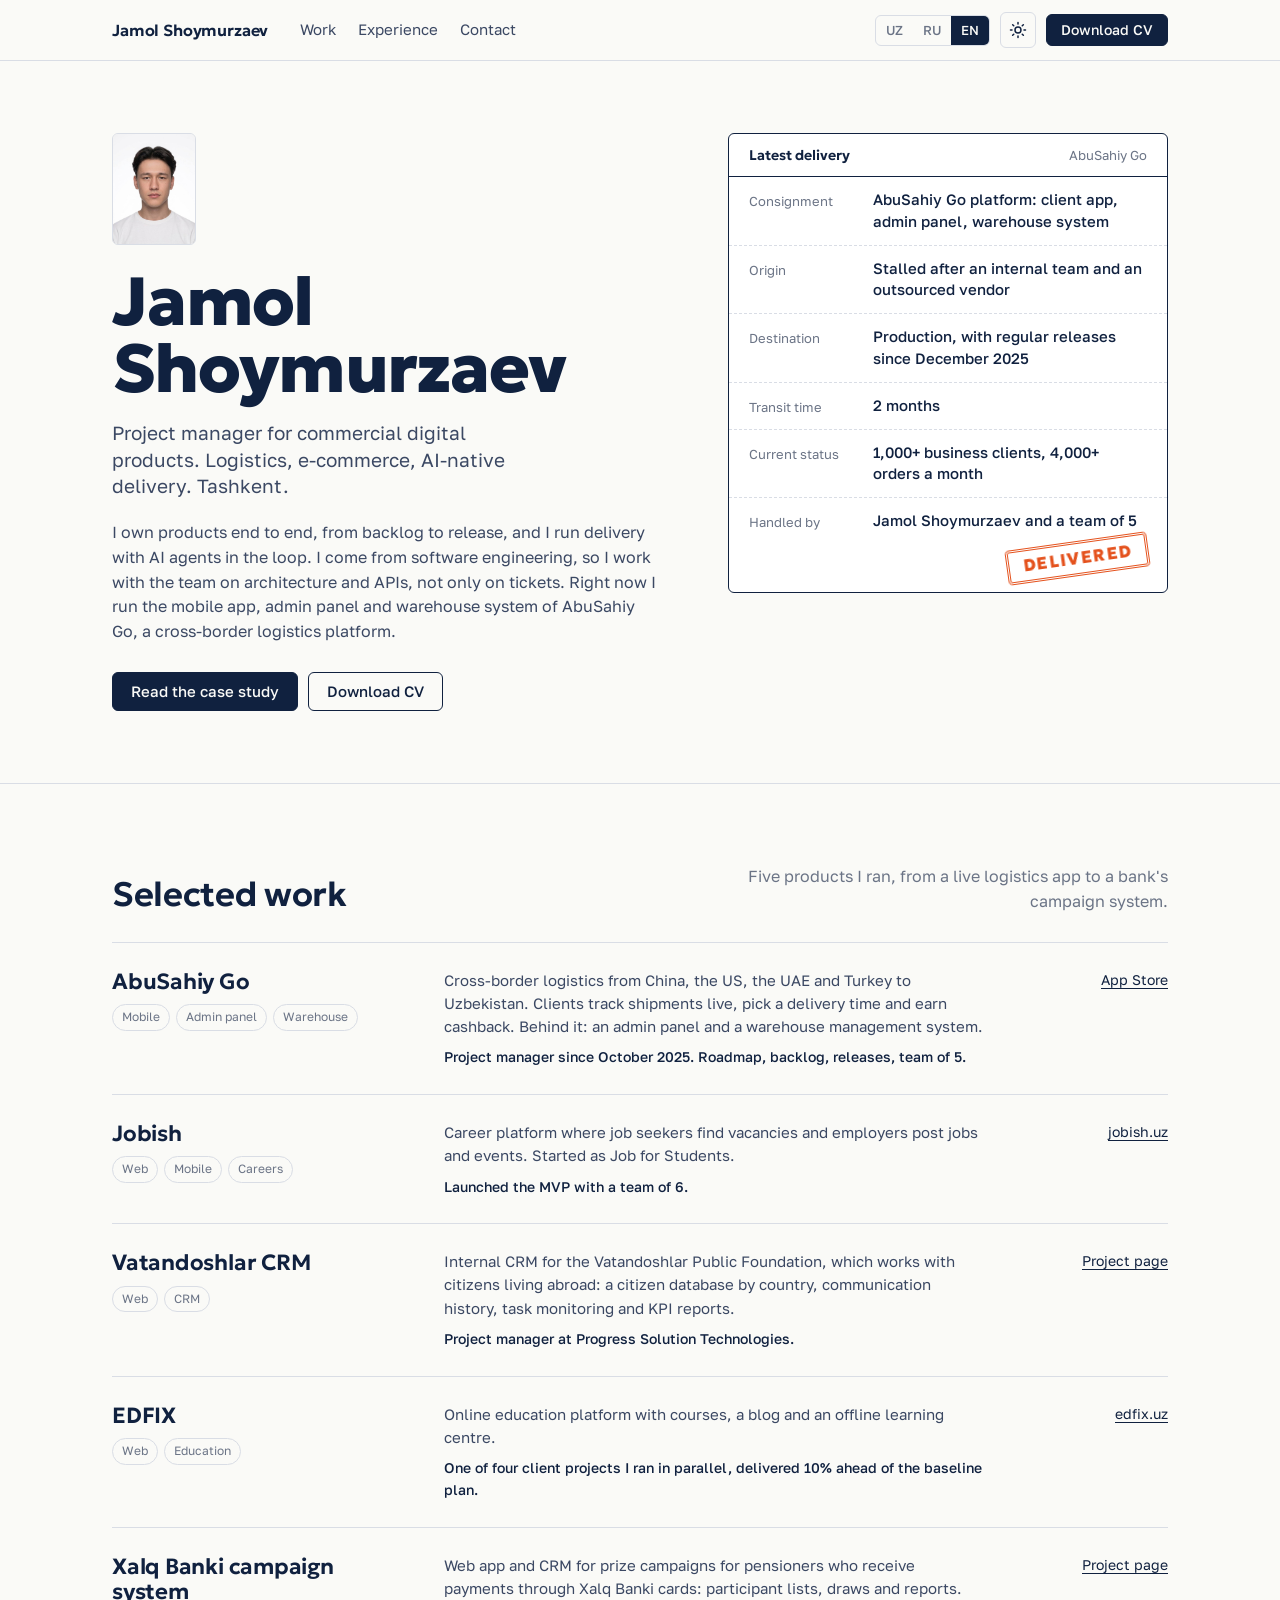
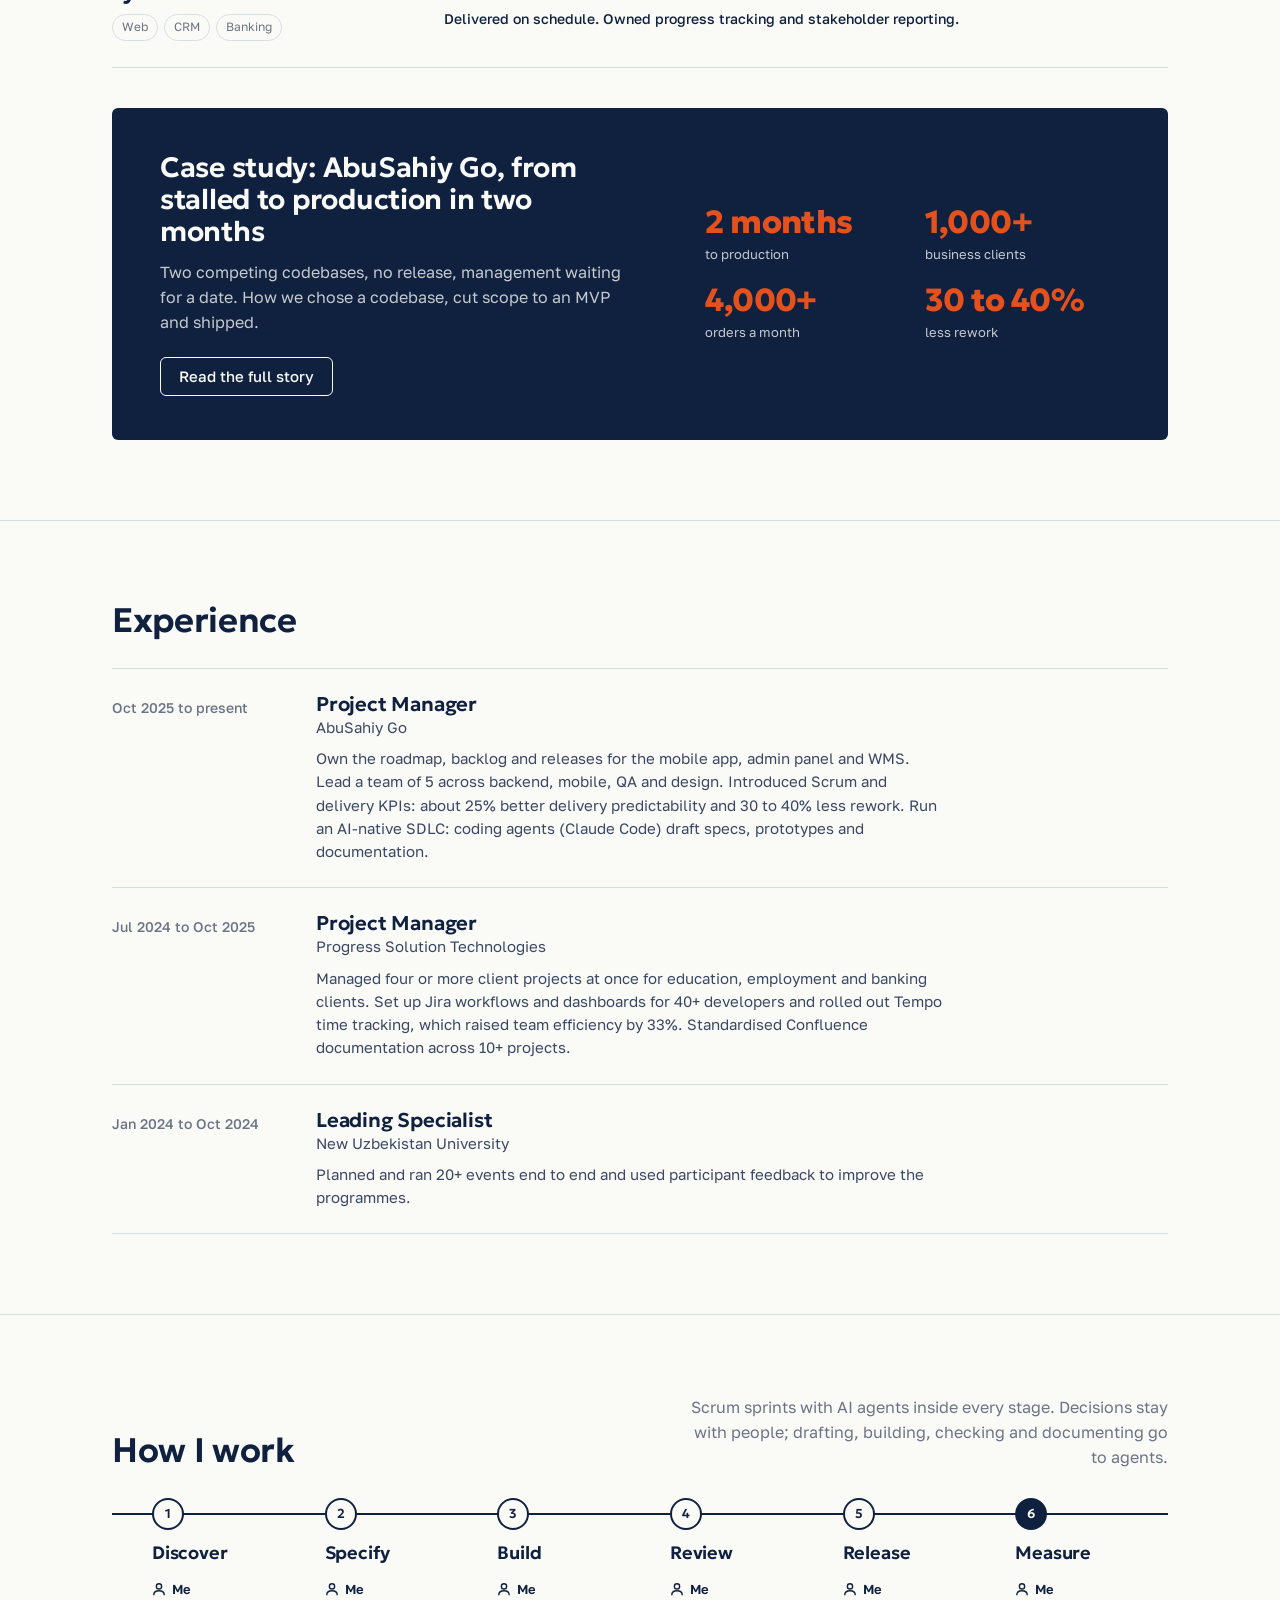
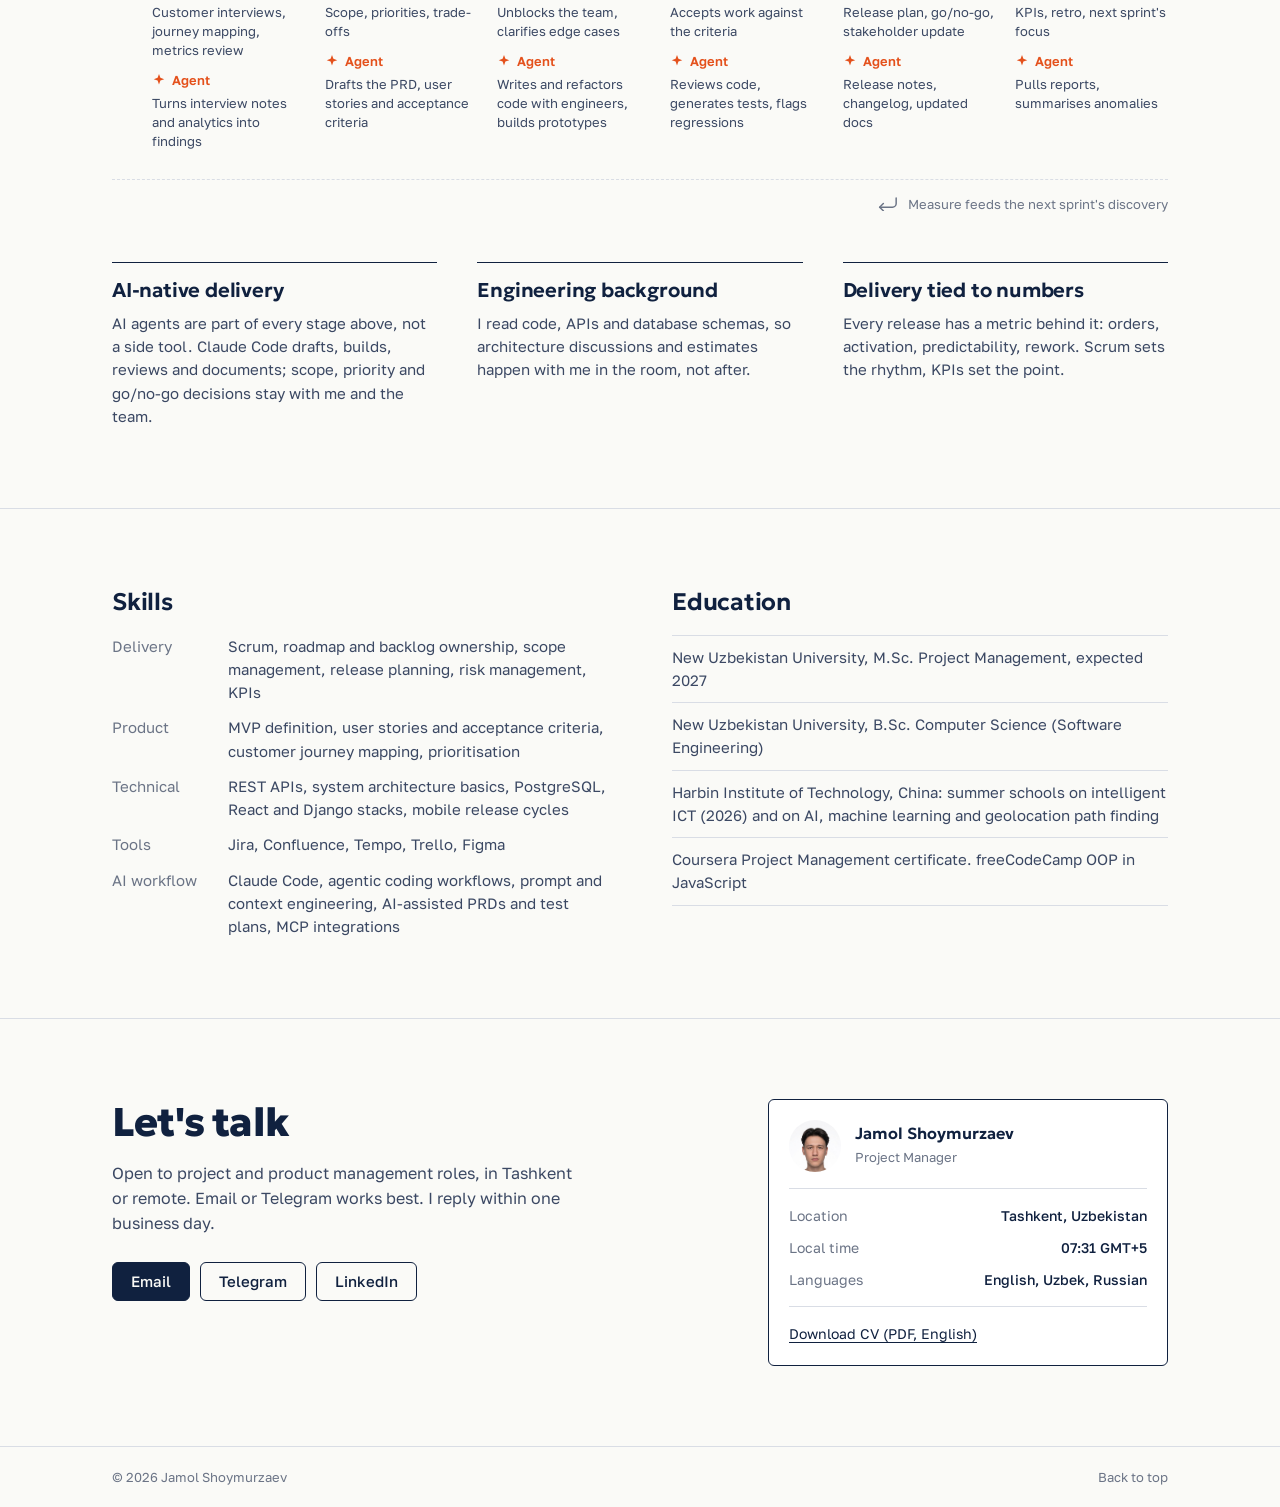
<file: index.html>
<!DOCTYPE html>
<html lang="en" data-theme="light">
<head>
<meta charset="UTF-8">
<meta name="viewport" content="width=device-width, initial-scale=1">
<title>Jamol Shoymurzaev, Project Manager</title>
<meta name="description" content="Project manager for commercial digital products in logistics and e-commerce, running an AI-native delivery process. Took AbuSahiy Go from stalled to production in two months; 1,000+ business clients, 4,000+ orders a month.">
<meta property="og:title" content="Jamol Shoymurzaev, Project Manager">
<meta property="og:description" content="Project manager for commercial digital products. Logistics and e-commerce. Tashkent.">
<meta property="og:image" content="assets/jamol.jpg">
<link rel="preconnect" href="https://fonts.googleapis.com">
<link rel="preconnect" href="https://fonts.gstatic.com" crossorigin>
<link href="https://fonts.googleapis.com/css2?family=Geologica:wght@400;600;800&family=Golos+Text:wght@400;500;600&display=swap" rel="stylesheet">
<link rel="stylesheet" href="css/style.css">
<script>
  /* apply saved or system theme before paint */
  (function(){try{var t=localStorage.getItem("theme");if(!t)t=matchMedia("(prefers-color-scheme: dark)").matches?"dark":"light";document.documentElement.dataset.theme=t;}catch(e){}})();
</script>
</head>
<body>
<a class="skip" href="#main" data-i="skip">Skip to content</a>

<nav class="nav">
  <div class="wrap">
    <a class="brand" href="#">Jamol Shoymurzaev</a>
    <div class="nav-links">
      <a href="#work" data-i="nav_work">Work</a>
      <a href="#experience" data-i="nav_xp">Experience</a>
      <a href="#contact" data-i="nav_contact">Contact</a>
    </div>
    <div class="nav-right">
      <div class="lang" role="group" aria-label="Language">
        <button type="button" data-lang="uz" aria-pressed="false">UZ</button>
        <button type="button" data-lang="ru" aria-pressed="false">RU</button>
        <button type="button" data-lang="en" aria-pressed="true">EN</button>
      </div>
      <button type="button" class="icon-btn" id="theme" data-i-label="theme" aria-label="Switch theme">
        <svg class="sun" viewBox="0 0 24 24" fill="none" stroke="currentColor" stroke-width="2" stroke-linecap="round"><circle cx="12" cy="12" r="4"/><path d="M12 2v2M12 20v2M4.9 4.9l1.4 1.4M17.7 17.7l1.4 1.4M2 12h2M20 12h2M4.9 19.1l1.4-1.4M17.7 6.3l1.4-1.4"/></svg>
        <svg class="moon" viewBox="0 0 24 24" fill="none" stroke="currentColor" stroke-width="2" stroke-linecap="round" stroke-linejoin="round"><path d="M21 12.8A9 9 0 1 1 11.2 3a7 7 0 0 0 9.8 9.8z"/></svg>
      </button>
      <a class="btn fill sm nav-cv" href="assets/Jamol_Shoymurzaev_CV_EN.pdf" download data-i="nav_cv">Download CV</a>
    </div>
  </div>
</nav>

<main id="main">
<header class="hero">
  <div class="wrap">
    <div>
      <img class="hero-photo" src="assets/jamol.jpg" alt="Jamol Shoymurzaev" width="84" height="112">
      <h1>Jamol Shoymurzaev</h1>
      <p class="hero-role" data-i="hero_role">Project manager for commercial digital products. Logistics, e-commerce, AI-native delivery. Tashkent.</p>
      <p class="hero-p" data-i="hero_p">I own products end to end, from backlog to release, and I run delivery with AI agents in the loop. I come from software engineering, so I work with the team on architecture and APIs, not only on tickets. Right now I run the mobile app, admin panel and warehouse system of AbuSahiy Go, a cross-border logistics platform.</p>
      <div class="hero-cta">
        <a class="btn fill" href="abusahiy-go.html" data-i="hero_cta1">Read the case study</a>
        <a class="btn" href="assets/Jamol_Shoymurzaev_CV_EN.pdf" download data-i="hero_cta2">Download CV</a>
      </div>
    </div>

    <aside class="waybill" aria-label="Latest delivery">
      <div class="wb-head"><b data-i="wb_title">Latest delivery</b><span data-i="wb_ref">AbuSahiy Go</span></div>
      <dl>
        <div class="wb-row"><dt data-i="wb_k1">Consignment</dt><dd data-i="wb_v1">AbuSahiy Go platform: client app, admin panel, warehouse system</dd></div>
        <div class="wb-row"><dt data-i="wb_k2">Origin</dt><dd data-i="wb_v2">Stalled after an internal team and an outsourced vendor</dd></div>
        <div class="wb-row"><dt data-i="wb_k3">Destination</dt><dd data-i="wb_v3">Production, with regular releases since December 2025</dd></div>
        <div class="wb-row"><dt data-i="wb_k4">Transit time</dt><dd data-i="wb_v4">2 months</dd></div>
        <div class="wb-row"><dt data-i="wb_k5">Current status</dt><dd data-i="wb_v5">1,000+ business clients, 4,000+ orders a month</dd></div>
        <div class="wb-row"><dt data-i="wb_k6">Handled by</dt><dd data-i="wb_v6">Jamol Shoymurzaev and a team of 5</dd></div>
      </dl>
      <div class="stamp" data-i="wb_stamp">Delivered</div>
    </aside>
  </div>
</header>

<section class="sec" id="work">
  <div class="wrap">
    <div class="sec-head">
      <h2 data-i="work_h">Selected work</h2>
      <p data-i="work_p">Five products I ran, from a live logistics app to a bank's campaign system.</p>
    </div>

    <div class="work">
      <article class="work-row">
        <div>
          <h3><a href="https://apps.apple.com/uz/app/abusahiy-go/id6739520323" target="_blank" rel="noopener" data-i="w1_n">AbuSahiy Go</a></h3>
          <div class="tags"><span data-i="t_mobile">Mobile</span><span data-i="t_admin">Admin panel</span><span data-i="t_wms">Warehouse</span></div>
        </div>
        <div>
          <p class="work-d" data-i="w1_d">Cross-border logistics from China, the US, the UAE and Turkey to Uzbekistan. Clients track shipments live, pick a delivery time and earn cashback. Behind it: an admin panel and a warehouse management system.</p>
          <p class="work-r" data-i="w1_r">Project manager since October 2025. Roadmap, backlog, releases, team of 5.</p>
        </div>
        <a class="tlink work-l" href="https://apps.apple.com/uz/app/abusahiy-go/id6739520323" target="_blank" rel="noopener" data-i="w1_l">App Store</a>
      </article>

      <article class="work-row">
        <div>
          <h3><a href="https://jobish.uz" target="_blank" rel="noopener" data-i="w2_n">Jobish</a></h3>
          <div class="tags"><span data-i="t_web">Web</span><span data-i="t_mobile">Mobile</span><span data-i="t_jobs">Careers</span></div>
        </div>
        <div>
          <p class="work-d" data-i="w2_d">Career platform where job seekers find vacancies and employers post jobs and events. Started as Job for Students.</p>
          <p class="work-r" data-i="w2_r">Launched the MVP with a team of 6.</p>
        </div>
        <a class="tlink work-l" href="https://jobish.uz" target="_blank" rel="noopener" data-i="w2_l">jobish.uz</a>
      </article>

      <article class="work-row">
        <div>
          <h3><a href="https://progress-solution.uz/en/portfolio/53" target="_blank" rel="noopener" data-i="w3_n">Vatandoshlar CRM</a></h3>
          <div class="tags"><span data-i="t_web">Web</span><span data-i="t_crm">CRM</span></div>
        </div>
        <div>
          <p class="work-d" data-i="w3_d">Internal CRM for the Vatandoshlar Public Foundation, which works with citizens living abroad: a citizen database by country, communication history, task monitoring and KPI reports.</p>
          <p class="work-r" data-i="w3_r">Project manager at Progress Solution Technologies.</p>
        </div>
        <a class="tlink work-l" href="https://progress-solution.uz/en/portfolio/53" target="_blank" rel="noopener" data-i="w3_l">Project page</a>
      </article>

      <article class="work-row">
        <div>
          <h3><a href="https://edfix.uz" target="_blank" rel="noopener" data-i="w4_n">EDFIX</a></h3>
          <div class="tags"><span data-i="t_web">Web</span><span data-i="t_edu">Education</span></div>
        </div>
        <div>
          <p class="work-d" data-i="w4_d">Online education platform with courses, a blog and an offline learning centre.</p>
          <p class="work-r" data-i="w4_r">One of four client projects I ran in parallel, delivered 10% ahead of the baseline plan.</p>
        </div>
        <a class="tlink work-l" href="https://edfix.uz" target="_blank" rel="noopener" data-i="w4_l">edfix.uz</a>
      </article>

      <article class="work-row">
        <div>
          <h3><a href="https://progress-solution.uz/en/portfolio/44" target="_blank" rel="noopener" data-i="w5_n">Xalq Banki campaign system</a></h3>
          <div class="tags"><span data-i="t_web">Web</span><span data-i="t_crm">CRM</span><span data-i="t_bank">Banking</span></div>
        </div>
        <div>
          <p class="work-d" data-i="w5_d">Web app and CRM for prize campaigns for pensioners who receive payments through Xalq Banki cards: participant lists, draws and reports.</p>
          <p class="work-r" data-i="w5_r">Delivered on schedule. Owned progress tracking and stakeholder reporting.</p>
        </div>
        <a class="tlink work-l" href="https://progress-solution.uz/en/portfolio/44" target="_blank" rel="noopener" data-i="w5_l">Project page</a>
      </article>
    </div>

    <div class="teaser">
      <div>
        <h2 data-i="cst_h">Case study: AbuSahiy Go, from stalled to production in two months</h2>
        <p data-i="cst_p">Two competing codebases, no release, management waiting for a date. How we chose a codebase, cut scope to an MVP and shipped.</p>
        <a class="btn" href="abusahiy-go.html" data-i="cst_cta">Read the full story</a>
      </div>
      <div class="tstats">
        <div><b data-i="cst_s1v">2 months</b><span data-i="cst_s1k">to production</span></div>
        <div><b data-i="cst_s2v">1,000+</b><span data-i="cst_s2k">business clients</span></div>
        <div><b data-i="cst_s3v">4,000+</b><span data-i="cst_s3k">orders a month</span></div>
        <div><b data-i="cst_s4v">30 to 40%</b><span data-i="cst_s4k">less rework</span></div>
      </div>
    </div>
  </div>
</section>

<section class="sec" id="experience">
  <div class="wrap">
    <div class="sec-head"><h2 data-i="xp_h">Experience</h2></div>

    <article class="xp-row">
      <div class="xp-d" data-i="x1_d">Oct 2025 to present</div>
      <div>
        <h3 data-i="x1_t">Project Manager</h3>
        <p class="xp-c" data-i="x1_c">AbuSahiy Go</p>
        <p class="xp-p" data-i="x1_p">Own the roadmap, backlog and releases for the mobile app, admin panel and WMS. Lead a team of 5 across backend, mobile, QA and design. Introduced Scrum and delivery KPIs: about 25% better delivery predictability and 30 to 40% less rework. Run an AI-native SDLC: coding agents (Claude Code) draft specs, prototypes and documentation.</p>
      </div>
    </article>
    <article class="xp-row">
      <div class="xp-d" data-i="x2_d">Jul 2024 to Oct 2025</div>
      <div>
        <h3 data-i="x2_t">Project Manager</h3>
        <p class="xp-c" data-i="x2_c">Progress Solution Technologies</p>
        <p class="xp-p" data-i="x2_p">Managed four or more client projects at once for education, employment and banking clients. Set up Jira workflows and dashboards for 40+ developers and rolled out Tempo time tracking, which raised team efficiency by 33%. Standardised Confluence documentation across 10+ projects.</p>
      </div>
    </article>
    <article class="xp-row">
      <div class="xp-d" data-i="x3_d">Jan 2024 to Oct 2024</div>
      <div>
        <h3 data-i="x3_t">Leading Specialist</h3>
        <p class="xp-c" data-i="x3_c">New Uzbekistan University</p>
        <p class="xp-p" data-i="x3_p">Planned and ran 20+ events end to end and used participant feedback to improve the programmes.</p>
      </div>
    </article>
  </div>
</section>

<section class="sec" id="how">
  <div class="wrap">
    <div class="sec-head">
      <h2 data-i="how_h">How I work</h2>
      <p data-i="sdlc_cap">Scrum sprints with AI agents inside every stage. Decisions stay with people; drafting, building, checking and documenting go to agents.</p>
    </div>

    <ol class="sdlc" aria-label="Delivery cycle">
      <li>
        <span class="n">1</span>
        <h3 data-i="s1_h">Discover</h3>
        <dl>
          <dt class="me"><svg viewBox="0 0 16 16" aria-hidden="true"><circle cx="8" cy="5" r="3"/><path d="M2 15c0-3.3 2.7-5 6-5s6 1.7 6 5"/></svg><span data-i="lbl_me">Me</span></dt>
          <dd data-i="s1_me">Customer interviews, journey mapping, metrics review</dd>
          <dt class="ai"><svg viewBox="0 0 16 16" aria-hidden="true"><path d="M8 1l1.6 4.4L14 7l-4.4 1.6L8 13l-1.6-4.4L2 7l4.4-1.6z"/></svg><span data-i="lbl_ai">Agent</span></dt>
          <dd data-i="s1_ai">Turns interview notes and analytics into findings</dd>
        </dl>
      </li>
      <li>
        <span class="n">2</span>
        <h3 data-i="s2_h">Specify</h3>
        <dl>
          <dt class="me"><svg viewBox="0 0 16 16" aria-hidden="true"><circle cx="8" cy="5" r="3"/><path d="M2 15c0-3.3 2.7-5 6-5s6 1.7 6 5"/></svg><span data-i="lbl_me">Me</span></dt>
          <dd data-i="s2_me">Scope, priorities, trade-offs</dd>
          <dt class="ai"><svg viewBox="0 0 16 16" aria-hidden="true"><path d="M8 1l1.6 4.4L14 7l-4.4 1.6L8 13l-1.6-4.4L2 7l4.4-1.6z"/></svg><span data-i="lbl_ai">Agent</span></dt>
          <dd data-i="s2_ai">Drafts the PRD, user stories and acceptance criteria</dd>
        </dl>
      </li>
      <li>
        <span class="n">3</span>
        <h3 data-i="s3_h">Build</h3>
        <dl>
          <dt class="me"><svg viewBox="0 0 16 16" aria-hidden="true"><circle cx="8" cy="5" r="3"/><path d="M2 15c0-3.3 2.7-5 6-5s6 1.7 6 5"/></svg><span data-i="lbl_me">Me</span></dt>
          <dd data-i="s3_me">Unblocks the team, clarifies edge cases</dd>
          <dt class="ai"><svg viewBox="0 0 16 16" aria-hidden="true"><path d="M8 1l1.6 4.4L14 7l-4.4 1.6L8 13l-1.6-4.4L2 7l4.4-1.6z"/></svg><span data-i="lbl_ai">Agent</span></dt>
          <dd data-i="s3_ai">Writes and refactors code with engineers, builds prototypes</dd>
        </dl>
      </li>
      <li>
        <span class="n">4</span>
        <h3 data-i="s4_h">Review</h3>
        <dl>
          <dt class="me"><svg viewBox="0 0 16 16" aria-hidden="true"><circle cx="8" cy="5" r="3"/><path d="M2 15c0-3.3 2.7-5 6-5s6 1.7 6 5"/></svg><span data-i="lbl_me">Me</span></dt>
          <dd data-i="s4_me">Accepts work against the criteria</dd>
          <dt class="ai"><svg viewBox="0 0 16 16" aria-hidden="true"><path d="M8 1l1.6 4.4L14 7l-4.4 1.6L8 13l-1.6-4.4L2 7l4.4-1.6z"/></svg><span data-i="lbl_ai">Agent</span></dt>
          <dd data-i="s4_ai">Reviews code, generates tests, flags regressions</dd>
        </dl>
      </li>
      <li>
        <span class="n">5</span>
        <h3 data-i="s5_h">Release</h3>
        <dl>
          <dt class="me"><svg viewBox="0 0 16 16" aria-hidden="true"><circle cx="8" cy="5" r="3"/><path d="M2 15c0-3.3 2.7-5 6-5s6 1.7 6 5"/></svg><span data-i="lbl_me">Me</span></dt>
          <dd data-i="s5_me">Release plan, go/no-go, stakeholder update</dd>
          <dt class="ai"><svg viewBox="0 0 16 16" aria-hidden="true"><path d="M8 1l1.6 4.4L14 7l-4.4 1.6L8 13l-1.6-4.4L2 7l4.4-1.6z"/></svg><span data-i="lbl_ai">Agent</span></dt>
          <dd data-i="s5_ai">Release notes, changelog, updated docs</dd>
        </dl>
      </li>
      <li>
        <span class="n">6</span>
        <h3 data-i="s6_h">Measure</h3>
        <dl>
          <dt class="me"><svg viewBox="0 0 16 16" aria-hidden="true"><circle cx="8" cy="5" r="3"/><path d="M2 15c0-3.3 2.7-5 6-5s6 1.7 6 5"/></svg><span data-i="lbl_me">Me</span></dt>
          <dd data-i="s6_me">KPIs, retro, next sprint's focus</dd>
          <dt class="ai"><svg viewBox="0 0 16 16" aria-hidden="true"><path d="M8 1l1.6 4.4L14 7l-4.4 1.6L8 13l-1.6-4.4L2 7l4.4-1.6z"/></svg><span data-i="lbl_ai">Agent</span></dt>
          <dd data-i="s6_ai">Pulls reports, summarises anomalies</dd>
        </dl>
      </li>
    </ol>
    <p class="sdlc-loop">
      <svg viewBox="0 0 24 16" aria-hidden="true"><path d="M22 2v6a4 4 0 0 1-4 4H4"/><path d="M8 8l-4 4 4 4"/></svg>
      <span data-i="sdlc_loop">Measure feeds the next sprint's discovery</span>
    </p>

    <div class="how">
      <div>
        <h3 data-i="how1_h">AI-native delivery</h3>
        <p data-i="how1_p">AI agents are part of every stage above, not a side tool. Claude Code drafts, builds, reviews and documents; scope, priority and go/no-go decisions stay with me and the team.</p>
      </div>
      <div>
        <h3 data-i="how2_h">Engineering background</h3>
        <p data-i="how2_p">I read code, APIs and database schemas, so architecture discussions and estimates happen with me in the room, not after.</p>
      </div>
      <div>
        <h3 data-i="how3_h">Delivery tied to numbers</h3>
        <p data-i="how3_p">Every release has a metric behind it: orders, activation, predictability, rework. Scrum sets the rhythm, KPIs set the point.</p>
      </div>
    </div>
  </div>
</section>

<section class="sec">
  <div class="wrap two">
    <div>
      <h2 data-i="sk_h">Skills</h2>
      <dl class="kv">
        <dt data-i="sk1_k">Delivery</dt><dd data-i="sk1_v">Scrum, roadmap and backlog ownership, scope management, release planning, risk management, KPIs</dd>
        <dt data-i="sk2_k">Product</dt><dd data-i="sk2_v">MVP definition, user stories and acceptance criteria, customer journey mapping, prioritisation</dd>
        <dt data-i="sk3_k">Technical</dt><dd data-i="sk3_v">REST APIs, system architecture basics, PostgreSQL, React and Django stacks, mobile release cycles</dd>
        <dt data-i="sk4_k">Tools</dt><dd data-i="sk4_v">Jira, Confluence, Tempo, Trello, Figma</dd>
        <dt data-i="sk5_k">AI workflow</dt><dd data-i="sk5_v">Claude Code, agentic coding workflows, prompt and context engineering, AI-assisted PRDs and test plans, MCP integrations</dd>
      </dl>
    </div>
    <div>
      <h2 data-i="ed_h">Education</h2>
      <ul class="edu">
        <li data-i="ed1">New Uzbekistan University, M.Sc. Project Management, expected 2027</li>
        <li data-i="ed2">New Uzbekistan University, B.Sc. Computer Science (Software Engineering)</li>
        <li data-i="ed3">Harbin Institute of Technology, China: summer schools on intelligent ICT (2026) and on AI, machine learning and geolocation path finding</li>
        <li data-i="ed4">Coursera Project Management certificate. freeCodeCamp OOP in JavaScript</li>
      </ul>
    </div>
  </div>
</section>

<section class="sec contact" id="contact">
  <div class="wrap">
    <div>
      <h2 data-i="ct_h">Let's talk</h2>
      <p class="lead" data-i="ct_p">Open to project and product management roles, in Tashkent or remote. Email or Telegram works best. I reply within one business day.</p>
      <div class="actions">
        <a class="btn fill" href="mailto:j.shoymurzaev@gmail.com" data-i="ct_mail">Email</a>
        <a class="btn" href="https://t.me/jamol_pm" target="_blank" rel="noopener" data-i="ct_tg">Telegram</a>
        <a class="btn" href="https://www.linkedin.com/in/jamol-shoymurzaev/" target="_blank" rel="noopener" data-i="ct_li">LinkedIn</a>
      </div>
    </div>
    <div class="ccard">
      <div class="ccard-top">
        <img src="assets/jamol.jpg" alt="" width="52" height="52">
        <div><b>Jamol Shoymurzaev</b><span data-i="ct_role">Project Manager</span></div>
      </div>
      <dl>
        <dt data-i="ct_loc_k">Location</dt><dd data-i="ct_loc_v">Tashkent, Uzbekistan</dd>
        <dt data-i="ct_time_k">Local time</dt><dd><span id="clock">--:--</span> GMT+5</dd>
        <dt data-i="ct_lang_k">Languages</dt><dd data-i="ct_lang_v">English, Uzbek, Russian</dd>
      </dl>
      <a class="tlink cv" href="assets/Jamol_Shoymurzaev_CV_EN.pdf" download data-i="ct_cv">Download CV (PDF, English)</a>
    </div>
  </div>
</section>
</main>

<footer class="foot">
  <div class="wrap">
    <span data-i="foot">© 2026 Jamol Shoymurzaev</span>
    <a href="#" data-i="foot_top">Back to top</a>
  </div>
</footer>

<script src="js/i18n.js"></script>
<script src="js/main.js"></script>
</body>
</html>
</file>
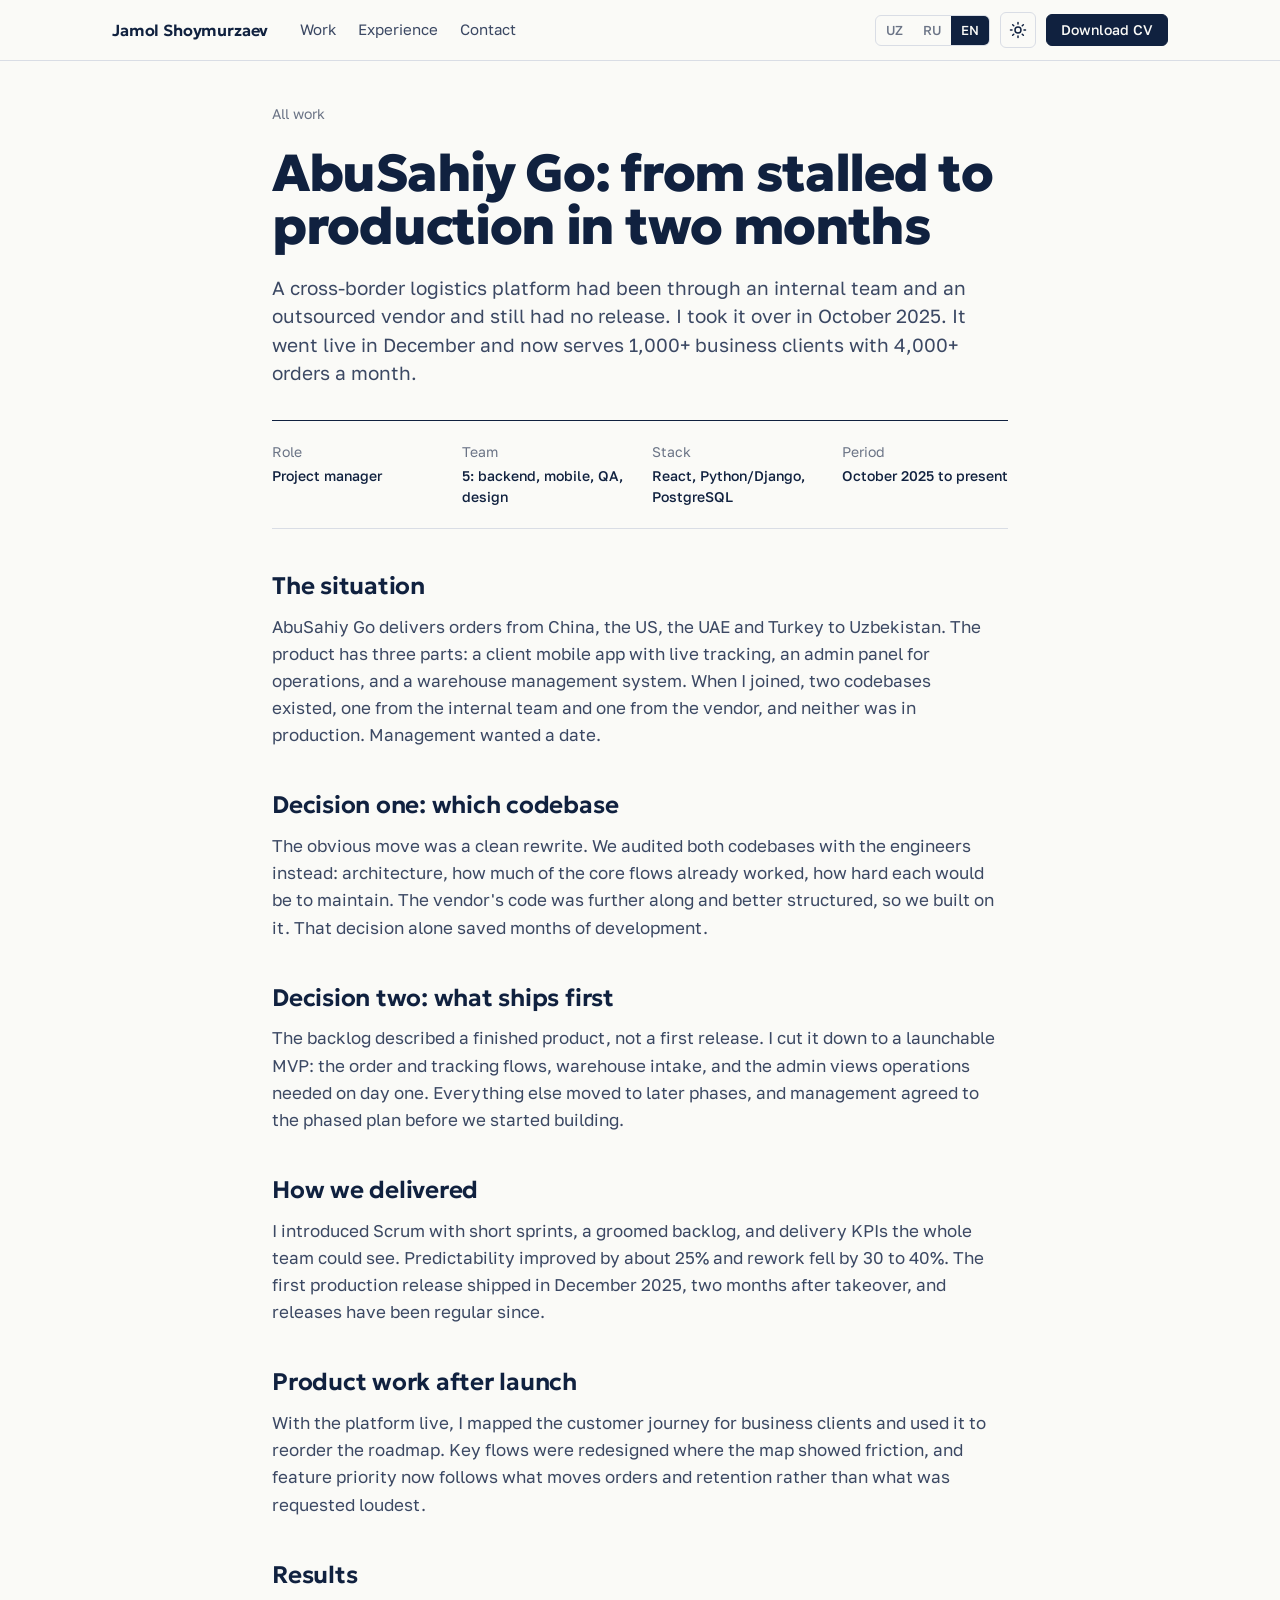
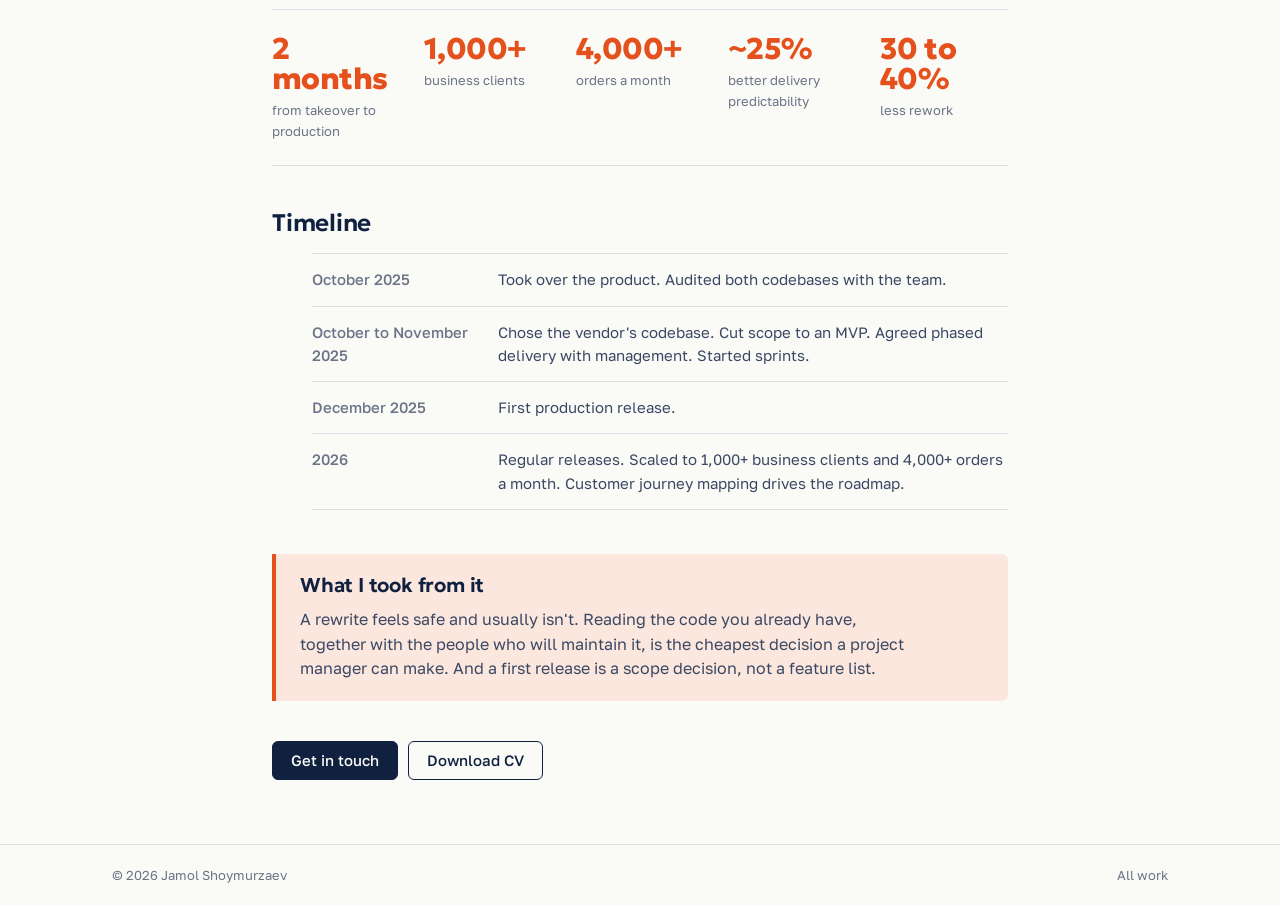
<file: abusahiy-go.html>
<!DOCTYPE html>
<html lang="en" data-theme="light">
<head>
<meta charset="UTF-8">
<meta name="viewport" content="width=device-width, initial-scale=1">
<title>AbuSahiy Go case study, Jamol Shoymurzaev</title>
<meta name="description" content="How a stalled cross-border logistics platform went to production in two months and grew to 1,000+ business clients and 4,000+ orders a month.">
<link rel="preconnect" href="https://fonts.googleapis.com">
<link rel="preconnect" href="https://fonts.gstatic.com" crossorigin>
<link href="https://fonts.googleapis.com/css2?family=Geologica:wght@400;600;800&family=Golos+Text:wght@400;500;600&display=swap" rel="stylesheet">
<link rel="stylesheet" href="css/style.css">
<script>
  (function(){try{var t=localStorage.getItem("theme");if(!t)t=matchMedia("(prefers-color-scheme: dark)").matches?"dark":"light";document.documentElement.dataset.theme=t;}catch(e){}})();
</script>
</head>
<body data-page="case">
<a class="skip" href="#main" data-i="skip">Skip to content</a>

<nav class="nav">
  <div class="wrap">
    <a class="brand" href="index.html">Jamol Shoymurzaev</a>
    <div class="nav-links">
      <a href="index.html#work" data-i="nav_work">Work</a>
      <a href="index.html#experience" data-i="nav_xp">Experience</a>
      <a href="index.html#contact" data-i="nav_contact">Contact</a>
    </div>
    <div class="nav-right">
      <div class="lang" role="group" aria-label="Language">
        <button type="button" data-lang="uz" aria-pressed="false">UZ</button>
        <button type="button" data-lang="ru" aria-pressed="false">RU</button>
        <button type="button" data-lang="en" aria-pressed="true">EN</button>
      </div>
      <button type="button" class="icon-btn" id="theme" data-i-label="theme" aria-label="Switch theme">
        <svg class="sun" viewBox="0 0 24 24" fill="none" stroke="currentColor" stroke-width="2" stroke-linecap="round"><circle cx="12" cy="12" r="4"/><path d="M12 2v2M12 20v2M4.9 4.9l1.4 1.4M17.7 17.7l1.4 1.4M2 12h2M20 12h2M4.9 19.1l1.4-1.4M17.7 6.3l1.4-1.4"/></svg>
        <svg class="moon" viewBox="0 0 24 24" fill="none" stroke="currentColor" stroke-width="2" stroke-linecap="round" stroke-linejoin="round"><path d="M21 12.8A9 9 0 1 1 11.2 3a7 7 0 0 0 9.8 9.8z"/></svg>
      </button>
      <a class="btn fill sm nav-cv" href="assets/Jamol_Shoymurzaev_CV_EN.pdf" download data-i="nav_cv">Download CV</a>
    </div>
  </div>
</nav>

<main id="main">
<article class="case">
  <div class="wrap">
    <a class="back" href="index.html#work" data-i="cs_back">All work</a>
    <h1 data-i="cs_h">AbuSahiy Go: from stalled to production in two months</h1>
    <p class="lead" data-i="cs_lead">A cross-border logistics platform had been through an internal team and an outsourced vendor and still had no release. I took it over in October 2025. It went live in December and now serves 1,000+ business clients with 4,000+ orders a month.</p>

    <dl class="meta">
      <div><dt data-i="cs_m1k">Role</dt><dd data-i="cs_m1v">Project manager</dd></div>
      <div><dt data-i="cs_m2k">Team</dt><dd data-i="cs_m2v">5: backend, mobile, QA, design</dd></div>
      <div><dt data-i="cs_m3k">Stack</dt><dd data-i="cs_m3v">React, Python/Django, PostgreSQL</dd></div>
      <div><dt data-i="cs_m4k">Period</dt><dd data-i="cs_m4v">October 2025 to present</dd></div>
    </dl>

    <h2 data-i="cs_s1_h">The situation</h2>
    <p class="body" data-i="cs_s1_p">AbuSahiy Go delivers orders from China, the US, the UAE and Turkey to Uzbekistan. The product has three parts: a client mobile app with live tracking, an admin panel for operations, and a warehouse management system. When I joined, two codebases existed, one from the internal team and one from the vendor, and neither was in production. Management wanted a date.</p>

    <h2 data-i="cs_s2_h">Decision one: which codebase</h2>
    <p class="body" data-i="cs_s2_p">The obvious move was a clean rewrite. We audited both codebases with the engineers instead: architecture, how much of the core flows already worked, how hard each would be to maintain. The vendor's code was further along and better structured, so we built on it. That decision alone saved months of development.</p>

    <h2 data-i="cs_s3_h">Decision two: what ships first</h2>
    <p class="body" data-i="cs_s3_p">The backlog described a finished product, not a first release. I cut it down to a launchable MVP: the order and tracking flows, warehouse intake, and the admin views operations needed on day one. Everything else moved to later phases, and management agreed to the phased plan before we started building.</p>

    <h2 data-i="cs_s4_h">How we delivered</h2>
    <p class="body" data-i="cs_s4_p">I introduced Scrum with short sprints, a groomed backlog, and delivery KPIs the whole team could see. Predictability improved by about 25% and rework fell by 30 to 40%. The first production release shipped in December 2025, two months after takeover, and releases have been regular since.</p>

    <h2 data-i="cs_s5_h">Product work after launch</h2>
    <p class="body" data-i="cs_s5_p">With the platform live, I mapped the customer journey for business clients and used it to reorder the roadmap. Key flows were redesigned where the map showed friction, and feature priority now follows what moves orders and retention rather than what was requested loudest.</p>

    <h2 data-i="cs_r_h">Results</h2>
    <div class="results">
      <div><b data-i="cs_r1v">2 months</b><span data-i="cs_r1k">from takeover to production</span></div>
      <div><b data-i="cs_r2v">1,000+</b><span data-i="cs_r2k">business clients</span></div>
      <div><b data-i="cs_r3v">4,000+</b><span data-i="cs_r3k">orders a month</span></div>
      <div><b data-i="cs_r4v">~25%</b><span data-i="cs_r4k">better delivery predictability</span></div>
      <div><b data-i="cs_r5v">30 to 40%</b><span data-i="cs_r5k">less rework</span></div>
    </div>

    <h2 data-i="cs_tl_h">Timeline</h2>
    <ol class="tl">
      <li><span class="d" data-i="cs_tl1_d">October 2025</span><span class="t" data-i="cs_tl1_t">Took over the product. Audited both codebases with the team.</span></li>
      <li><span class="d" data-i="cs_tl2_d">October to November 2025</span><span class="t" data-i="cs_tl2_t">Chose the vendor's codebase. Cut scope to an MVP. Agreed phased delivery with management. Started sprints.</span></li>
      <li><span class="d" data-i="cs_tl3_d">December 2025</span><span class="t" data-i="cs_tl3_t">First production release.</span></li>
      <li><span class="d" data-i="cs_tl4_d">2026</span><span class="t" data-i="cs_tl4_t">Regular releases. Scaled to 1,000+ business clients and 4,000+ orders a month. Customer journey mapping drives the roadmap.</span></li>
    </ol>

    <div class="lesson">
      <h2 data-i="cs_l_h">What I took from it</h2>
      <p data-i="cs_l_p">A rewrite feels safe and usually isn't. Reading the code you already have, together with the people who will maintain it, is the cheapest decision a project manager can make. And a first release is a scope decision, not a feature list.</p>
    </div>

    <div class="cta">
      <a class="btn fill" href="index.html#contact" data-i="cs_cta1">Get in touch</a>
      <a class="btn" href="assets/Jamol_Shoymurzaev_CV_EN.pdf" download data-i="cs_cta2">Download CV</a>
    </div>
  </div>
</article>
</main>

<footer class="foot">
  <div class="wrap">
    <span data-i="foot">© 2026 Jamol Shoymurzaev</span>
    <a href="index.html" data-i="cs_back">All work</a>
  </div>
</footer>

<script src="js/i18n.js"></script>
<script src="js/main.js"></script>
</body>
</html>
</file>
<file: css/style.css>
/* ---------- tokens ---------- */
:root {
  --paper: #fafaf7;
  --surface: #ffffff;
  --ink: #10213f;
  --ink-2: #3b4863;
  --mute: #6b7486;
  --line: #d9dde5;
  --accent: #e4511c;
  --accent-soft: #fbe7de;
  --radius: 6px;
  --max: 1120px;
  --gutter: 16px;
  --display: "Geologica", "Golos Text", system-ui, sans-serif;
  --body: "Golos Text", "Geologica", system-ui, sans-serif;
  color-scheme: light;
}
html[data-theme="dark"] {
  --paper: #0e1424;
  --surface: #141c30;
  --ink: #eef0f5;
  --ink-2: #c3c9d6;
  --mute: #8f99ad;
  --line: #283452;
  --accent: #ff6e3c;
  --accent-soft: #3a2016;
  color-scheme: dark;
}

/* ---------- base ---------- */
*, *::before, *::after { box-sizing: border-box; }
html { scroll-behavior: smooth; -webkit-text-size-adjust: 100%; }
@media (prefers-reduced-motion: reduce) { html { scroll-behavior: auto; } }
body {
  margin: 0;
  background: var(--paper);
  color: var(--ink);
  font-family: var(--body);
  font-size: 16px;
  line-height: 1.55;
  -webkit-font-smoothing: antialiased;
}
h1, h2, h3, h4 { font-family: var(--display); margin: 0; font-weight: 600; line-height: 1.15; letter-spacing: -0.01em; }
p { margin: 0; }
a { color: inherit; }
img { display: block; max-width: 100%; }
ul, dl, dd { margin: 0; padding: 0; }
li { list-style: none; }
::selection { background: var(--accent); color: #fff; }
:focus-visible { outline: 2px solid var(--accent); outline-offset: 3px; border-radius: 2px; }

.wrap { max-width: var(--max); margin: 0 auto; padding: 0 var(--gutter); }
@media (min-width: 720px) { :root { --gutter: 32px; } }

.skip {
  position: absolute; left: 8px; top: -60px; z-index: 100;
  background: var(--ink); color: var(--paper); padding: 8px 12px; border-radius: var(--radius);
}
.skip:focus { top: 8px; }

/* ---------- buttons & links ---------- */
.btn {
  display: inline-flex; align-items: center; gap: 8px;
  padding: 11px 18px; border-radius: var(--radius);
  border: 1.5px solid var(--ink); background: transparent; color: var(--ink);
  font: 500 15px/1 var(--body); text-decoration: none; cursor: pointer;
  transition: background .15s, color .15s;
}
.btn:hover { background: var(--ink); color: var(--paper); }
.btn.fill { background: var(--ink); color: var(--paper); }
.btn.fill:hover { background: var(--accent); border-color: var(--accent); color: #fff; }
.btn.sm { padding: 8px 14px; font-size: 14px; }
.tlink { text-decoration: underline; text-underline-offset: 3px; text-decoration-thickness: 1px; }
.tlink:hover { color: var(--accent); }

/* ---------- nav ---------- */
.nav {
  position: sticky; top: 0; z-index: 50;
  background: var(--paper); border-bottom: 1px solid var(--line);
}
.nav .wrap { display: flex; align-items: center; gap: 20px; height: 60px; }
.brand { font: 600 16px/1 var(--display); text-decoration: none; letter-spacing: -0.01em; }
.nav-links { display: none; gap: 22px; margin-left: 12px; }
.nav-links a { text-decoration: none; font-size: 15px; color: var(--ink-2); }
.nav-links a:hover { color: var(--ink); }
.nav-right { margin-left: auto; display: flex; align-items: center; gap: 10px; }
.lang { display: inline-flex; border: 1px solid var(--line); border-radius: var(--radius); overflow: hidden; }
.lang button {
  border: 0; background: transparent; color: var(--mute);
  font: 500 13px/1 var(--body); padding: 8px 10px; cursor: pointer;
}
.lang button[aria-pressed="true"] { background: var(--ink); color: var(--paper); }
.icon-btn {
  width: 36px; height: 36px; border-radius: var(--radius); border: 1px solid var(--line);
  background: transparent; color: var(--ink); display: inline-grid; place-items: center; cursor: pointer;
}
.icon-btn svg { width: 18px; height: 18px; }
.icon-btn .moon { display: none; }
html[data-theme="dark"] .icon-btn .sun { display: none; }
html[data-theme="dark"] .icon-btn .moon { display: block; }
.nav-cv { display: none; }
@media (min-width: 720px) { .nav-cv { display: inline-flex; } }
@media (min-width: 900px) { .nav-links { display: flex; } }

/* ---------- hero ---------- */
.hero { padding: 48px 0 56px; }
.hero .wrap { display: grid; gap: 40px; }
.hero-photo { width: 84px; height: 112px; object-fit: cover; border-radius: var(--radius); border: 1px solid var(--line); margin-bottom: 24px; }
.hero h1 { font-size: clamp(38px, 7vw, 68px); font-weight: 800; line-height: 0.98; letter-spacing: -0.025em; }
.hero-role { font-size: 19px; color: var(--ink-2); margin-top: 18px; max-width: 34ch; line-height: 1.4; }
.hero-p { margin-top: 20px; max-width: 56ch; color: var(--ink-2); }
.hero-cta { display: flex; flex-wrap: wrap; gap: 10px; margin-top: 28px; }
@media (min-width: 900px) {
  .hero { padding: 72px 0 72px; }
  .hero .wrap { grid-template-columns: 1fr 440px; gap: 64px; align-items: start; }
}

/* waybill: the one visual idea on the page */
.waybill {
  position: relative; background: var(--surface);
  border: 1.5px solid var(--ink); border-radius: var(--radius);
  overflow: hidden;
}
.wb-head {
  display: flex; justify-content: space-between; align-items: baseline;
  padding: 14px 20px; border-bottom: 1.5px solid var(--ink);
  font: 600 14px/1 var(--display);
}
.wb-head b { font: inherit; }
.wb-head span { font: 400 13px/1 var(--body); color: var(--mute); }
.wb-row { display: grid; grid-template-columns: 112px 1fr; gap: 12px; padding: 12px 20px; border-bottom: 1px dashed var(--line); }
.wb-row:last-of-type { border-bottom: 0; padding-bottom: 60px; }
.wb-row dt { font-size: 13px; color: var(--mute); padding-top: 2px; }
.wb-row dd { font-size: 15px; font-weight: 500; line-height: 1.45; }
.stamp {
  position: absolute; right: 18px; bottom: 16px;
  transform: rotate(-8deg);
  border: 3px double var(--accent); color: var(--accent); border-radius: 4px;
  padding: 6px 14px; font: 800 17px/1 var(--display); letter-spacing: 0.08em; text-transform: uppercase;
  pointer-events: none;
}
html[data-theme="light"] .stamp { mix-blend-mode: multiply; }

@media (prefers-reduced-motion: no-preference) {
  .wb-row, .wb-head { opacity: 0; animation: print .35s ease-out forwards; }
  .wb-head { animation-delay: .05s; }
  .wb-row:nth-of-type(1) { animation-delay: .15s; }
  .wb-row:nth-of-type(2) { animation-delay: .25s; }
  .wb-row:nth-of-type(3) { animation-delay: .35s; }
  .wb-row:nth-of-type(4) { animation-delay: .45s; }
  .wb-row:nth-of-type(5) { animation-delay: .55s; }
  .wb-row:nth-of-type(6) { animation-delay: .65s; }
  .stamp { opacity: 0; animation: stamp .3s cubic-bezier(.2,.9,.3,1.2) 1s forwards; }
  @keyframes print { from { opacity: 0; transform: translateY(4px); } to { opacity: 1; transform: none; } }
  @keyframes stamp { from { opacity: 0; transform: rotate(-8deg) scale(1.5); } to { opacity: 1; transform: rotate(-8deg) scale(1); } }
}

/* ---------- sections ---------- */
.sec { padding: 56px 0; border-top: 1px solid var(--line); }
.sec-head { display: grid; gap: 10px; margin-bottom: 28px; }
.sec-head h2 { font-size: clamp(26px, 4vw, 34px); }
.sec-head p { color: var(--mute); max-width: 48ch; }
@media (min-width: 900px) {
  .sec { padding: 80px 0; }
  .sec-head { grid-template-columns: 1fr 1fr; align-items: end; }
  .sec-head p { justify-self: end; text-align: right; }
}

/* work list */
.work { border-top: 1px solid var(--line); }
.work-row { display: grid; gap: 12px; padding: 26px 0; border-bottom: 1px solid var(--line); }
.work-row h3 { font-size: 22px; }
.work-row h3 a { text-decoration: none; }
.work-row h3 a:hover { text-decoration: underline; text-underline-offset: 4px; }
.tags { display: flex; flex-wrap: wrap; gap: 6px; margin-top: 10px; }
.tags span { font-size: 12px; color: var(--mute); border: 1px solid var(--line); border-radius: 999px; padding: 3px 9px; }
.work-d { color: var(--ink-2); font-size: 15px; }
.work-r { margin-top: 8px; font-size: 14px; font-weight: 500; }
.work-l { font-size: 14px; white-space: nowrap; }
@media (min-width: 720px) {
  .work-row { grid-template-columns: 240px 1fr 130px; gap: 32px; }
  .work-l { justify-self: end; }
}
@media (min-width: 900px) { .work-row { grid-template-columns: 300px 1fr 150px; } }

/* case teaser: inverted block */
.teaser {
  margin-top: 40px; background: var(--ink); color: var(--paper);
  border-radius: var(--radius); padding: 32px 24px;
  display: grid; gap: 28px;
}
.teaser h2 { font-size: clamp(22px, 3vw, 28px); max-width: 24ch; }
.teaser p { margin-top: 12px; color: var(--paper); opacity: .78; max-width: 48ch; }
.teaser .btn { margin-top: 22px; border-color: var(--paper); color: var(--paper); }
.teaser .btn:hover { background: var(--accent); border-color: var(--accent); color: #fff; }
.tstats { display: grid; grid-template-columns: 1fr 1fr; gap: 20px 24px; align-content: center; }
.tstats b { display: block; font: 800 32px/1 var(--display); color: var(--accent); letter-spacing: -0.02em; }
.tstats span { display: block; font-size: 13px; opacity: .78; margin-top: 6px; }
@media (min-width: 900px) { .teaser { grid-template-columns: 1.2fr 1fr; padding: 44px 48px; gap: 48px; } }

/* experience */
.xp-row { display: grid; gap: 6px; padding: 24px 0; border-top: 1px solid var(--line); }
.xp-row:last-child { border-bottom: 1px solid var(--line); }
.xp-d { font-size: 14px; color: var(--mute); font-weight: 500; }
.xp-row h3 { font-size: 20px; }
.xp-c { color: var(--ink-2); font-size: 15px; }
.xp-p { margin-top: 8px; color: var(--ink-2); font-size: 15px; max-width: 70ch; }
@media (min-width: 720px) {
  .xp-row { grid-template-columns: 180px 1fr; gap: 24px; }
  .xp-d { padding-top: 4px; }
}

/* delivery cycle diagram */
.sdlc { position: relative; display: grid; gap: 28px; margin: 8px 0 0; }
.sdlc::before { content: ""; position: absolute; left: 15px; top: 0; bottom: 0; width: 2px; background: var(--ink); }
.sdlc li { position: relative; padding-left: 48px; }
.sdlc .n {
  position: absolute; left: 0; top: 0; width: 32px; height: 32px; border-radius: 50%;
  background: var(--paper); border: 2px solid var(--ink); display: grid; place-items: center;
  font: 600 13px/1 var(--display);
}
.sdlc li:last-child .n { background: var(--ink); color: var(--paper); }
.sdlc h3 { font-size: 18px; line-height: 32px; }
.sdlc dl { margin-top: 10px; display: grid; gap: 4px; font-size: 13px; }
.sdlc dt { display: flex; align-items: center; gap: 6px; font-weight: 600; margin-top: 6px; }
.sdlc dt svg { width: 14px; height: 14px; fill: none; stroke: currentColor; stroke-width: 1.6; stroke-linejoin: round; }
.sdlc dt.ai { color: var(--accent); }
.sdlc dt.ai svg { fill: var(--accent); stroke: none; }
.sdlc dd { color: var(--ink-2); line-height: 1.45; }
.sdlc-loop { display: flex; align-items: center; gap: 10px; margin: 24px 0 0 48px; font-size: 13px; color: var(--mute); }
.sdlc-loop svg { width: 22px; height: 15px; fill: none; stroke: var(--mute); stroke-width: 1.6; stroke-linecap: round; stroke-linejoin: round; flex: none; }
@media (min-width: 900px) {
  .sdlc { grid-template-columns: repeat(6, 1fr); gap: 20px; margin-top: 16px; }
  .sdlc::before { left: 0; right: 0; top: 15px; bottom: auto; width: auto; height: 2px; }
  .sdlc li { padding-left: 0; padding-top: 44px; }
  .sdlc h3 { line-height: 1.2; }
  .sdlc-loop { margin: 28px 0 0; padding-top: 14px; border-top: 1px dashed var(--line); justify-content: flex-end; }
}

/* how I work */
.how { display: grid; gap: 28px; margin-top: 48px; }
.how > div { padding-top: 16px; border-top: 1.5px solid var(--ink); }
.how h3 { font-size: 20px; }
.how p { margin-top: 10px; color: var(--ink-2); font-size: 15px; max-width: 40ch; }
@media (min-width: 900px) { .how { grid-template-columns: repeat(3, 1fr); gap: 40px; } }

/* skills + education */
.two { display: grid; gap: 40px; }
@media (min-width: 900px) { .two { grid-template-columns: 1fr 1fr; gap: 64px; } }
.two h2 { font-size: 24px; margin-bottom: 18px; }
.kv { display: grid; grid-template-columns: 100px 1fr; gap: 12px 16px; font-size: 15px; }
.kv dt { color: var(--mute); }
.kv dd { color: var(--ink-2); }
.edu li { font-size: 15px; color: var(--ink-2); padding: 10px 0; border-top: 1px solid var(--line); }
.edu li:last-child { border-bottom: 1px solid var(--line); }

/* contact */
.contact .wrap { display: grid; gap: 36px; }
.contact h2 { font-size: clamp(28px, 4.5vw, 40px); font-weight: 800; letter-spacing: -0.02em; }
.contact .lead { margin-top: 16px; color: var(--ink-2); max-width: 46ch; }
.contact .actions { display: flex; flex-wrap: wrap; gap: 10px; margin-top: 26px; }
.ccard { background: var(--surface); border: 1.5px solid var(--ink); border-radius: var(--radius); padding: 20px; align-self: start; }
.ccard-top { display: flex; align-items: center; gap: 14px; padding-bottom: 16px; border-bottom: 1px solid var(--line); }
.ccard-top img { width: 52px; height: 52px; border-radius: 50%; object-fit: cover; object-position: top; }
.ccard-top b { display: block; font: 600 16px/1.2 var(--display); }
.ccard-top span { font-size: 13px; color: var(--mute); }
.ccard dl { display: grid; grid-template-columns: auto 1fr; gap: 10px 16px; padding: 16px 0; font-size: 14px; border-bottom: 1px solid var(--line); }
.ccard dt { color: var(--mute); }
.ccard dd { text-align: right; font-weight: 500; }
.ccard .cv { display: block; margin-top: 16px; font-size: 14px; }
@media (min-width: 900px) { .contact .wrap { grid-template-columns: 1fr 400px; gap: 64px; } }

/* footer */
.foot { border-top: 1px solid var(--line); padding: 20px 0; font-size: 13px; color: var(--mute); }
.foot .wrap { display: flex; justify-content: space-between; gap: 16px; }
.foot a { text-decoration: none; }
.foot a:hover { color: var(--ink); }

/* ---------- case study page ---------- */
.case { padding: 40px 0 64px; }
.case .wrap { max-width: 800px; }
.case .back { font-size: 14px; color: var(--mute); text-decoration: none; }
.case .back:hover { color: var(--ink); }
.case h1 { font-size: clamp(32px, 5.5vw, 52px); font-weight: 800; letter-spacing: -0.025em; line-height: 1.02; margin-top: 20px; }
.case .lead { margin-top: 22px; font-size: 19px; line-height: 1.5; color: var(--ink-2); }
.meta { display: grid; grid-template-columns: 1fr 1fr; gap: 16px 24px; margin-top: 32px; padding: 20px 0; border-top: 1.5px solid var(--ink); border-bottom: 1px solid var(--line); font-size: 14px; }
.meta dt { color: var(--mute); }
.meta dd { font-weight: 500; margin-top: 2px; }
@media (min-width: 720px) { .meta { grid-template-columns: repeat(4, 1fr); } }
.case h2 { font-size: 24px; margin-top: 44px; }
.case .body { margin-top: 12px; color: var(--ink-2); font-size: 17px; line-height: 1.6; max-width: 66ch; }
.results { display: grid; grid-template-columns: 1fr 1fr; gap: 20px 24px; margin-top: 20px; padding: 24px 0; border-top: 1px solid var(--line); border-bottom: 1px solid var(--line); }
.results b { display: block; font: 800 30px/1 var(--display); color: var(--accent); letter-spacing: -0.02em; }
.results span { display: block; font-size: 13px; color: var(--mute); margin-top: 6px; }
@media (min-width: 720px) { .results { grid-template-columns: repeat(5, 1fr); } }
.tl { margin-top: 16px; }
.tl li { display: grid; grid-template-columns: 170px 1fr; gap: 16px; padding: 14px 0; border-top: 1px solid var(--line); font-size: 15px; }
.tl li:last-child { border-bottom: 1px solid var(--line); }
.tl .d { color: var(--mute); font-weight: 500; }
.tl .t { color: var(--ink-2); }
@media (max-width: 480px) { .tl li { grid-template-columns: 1fr; gap: 4px; } }
.lesson { margin-top: 44px; background: var(--accent-soft); border-left: 4px solid var(--accent); border-radius: 0 var(--radius) var(--radius) 0; padding: 20px 24px; }
.lesson h2 { margin-top: 0; font-size: 20px; }
.lesson p { margin-top: 10px; color: var(--ink-2); font-size: 16px; max-width: 62ch; }
.case .cta { display: flex; flex-wrap: wrap; gap: 10px; margin-top: 40px; }
</file>
